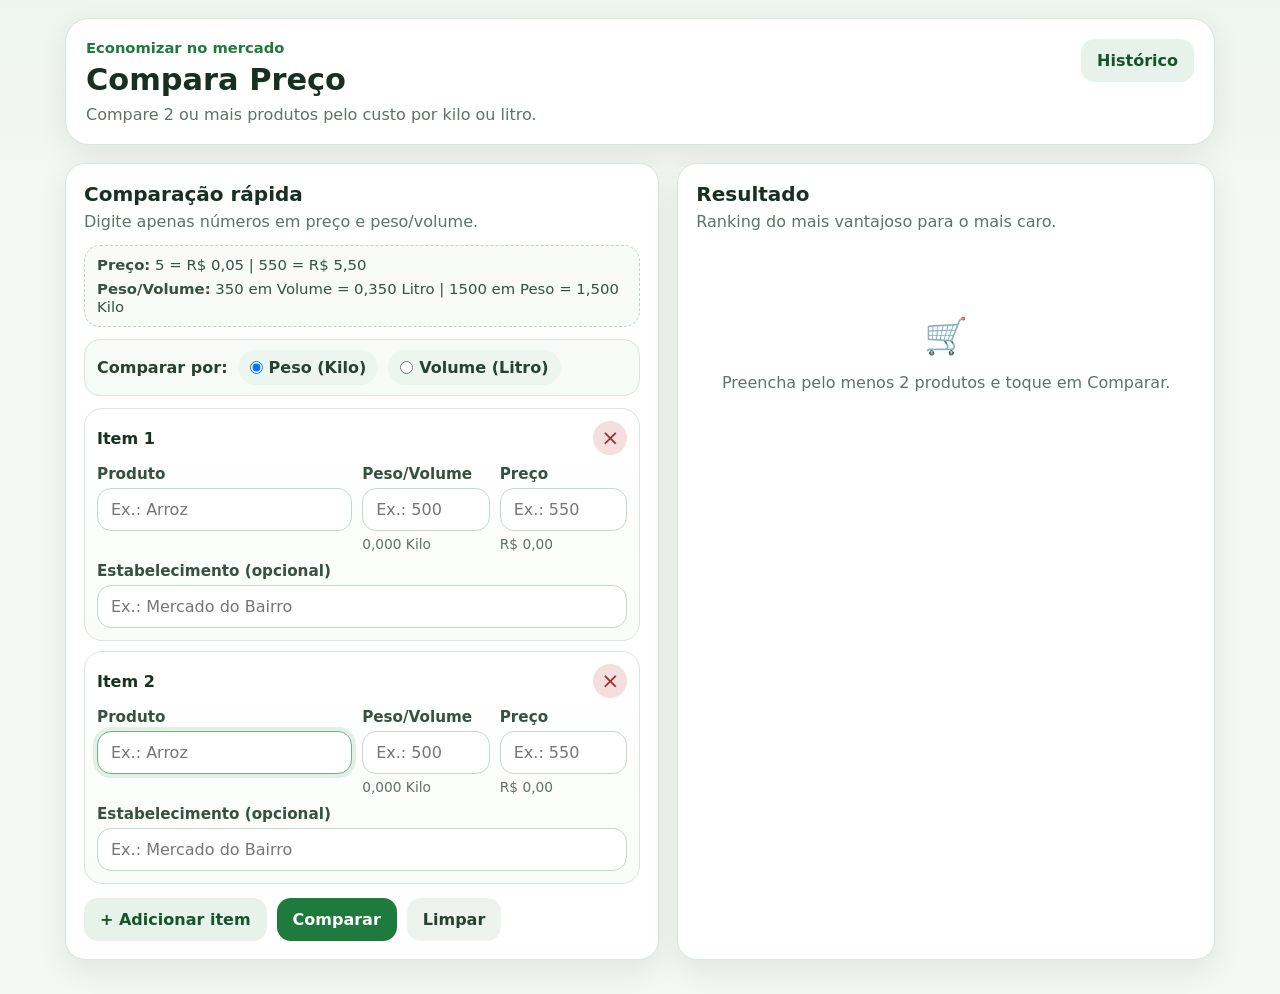
<file: index.html>
<!DOCTYPE html>
<html lang="pt-BR">
<head>
  <meta charset="UTF-8" />
  <meta
    name="viewport"
    content="width=device-width, initial-scale=1.0, viewport-fit=cover"
  />
  <title>Compara Preço</title>

  <meta name="theme-color" content="#1f7a3d" />
  <meta
    name="description"
    content="Compare produtos por kilo ou litro e economize no mercado."
  />

  <link rel="manifest" href="manifest.json" />
  <link rel="stylesheet" href="style.css" />
</head>
<body>
  <div class="app-shell">
    <header class="topbar">
      <div>
        <p class="eyebrow">Economizar no mercado</p>
        <h1>Compara Preço</h1>
        <p class="subtitle">
          Compare 2 ou mais produtos pelo custo por kilo ou litro.
        </p>
      </div>

      <div class="topbar-actions">
        <a class="secondary-btn" href="history.html">Histórico</a>
        <button id="installBtn" class="primary-btn hidden" type="button">
          Instalar app
        </button>
      </div>
    </header>

    <main class="main-grid">
      <section class="panel form-panel">
        <div class="section-head">
          <h2>Comparação rápida</h2>
          <p>
            Digite apenas números em preço e peso/volume.
          </p>
        </div>

        <div class="info-strip">
          <div><strong>Preço:</strong> 5 = R$ 0,05 | 550 = R$ 5,50</div>
          <div>
            <strong>Peso/Volume:</strong> 350 em Volume = 0,350 Litro |
            1500 em Peso = 1,500 Kilo
          </div>
        </div>

        <form id="comparisonForm">
          <div class="comparison-type-row">
            <div class="comparison-type-label">Comparar por:</div>

            <label class="type-option">
              <input type="radio" name="comparisonType" value="kilo" checked />
              <span>Peso (Kilo)</span>
            </label>

            <label class="type-option">
              <input type="radio" name="comparisonType" value="litro" />
              <span>Volume (Litro)</span>
            </label>
          </div>

          <div id="itemsContainer" class="items-container"></div>

          <div class="form-actions">
            <button id="addItemBtn" class="secondary-btn" type="button">
              + Adicionar item
            </button>
            <button class="primary-btn" type="submit">Comparar</button>
            <button id="clearBtn" class="ghost-btn" type="button">Limpar</button>
          </div>
        </form>
      </section>

      <section class="panel result-panel">
        <div class="section-head">
          <h2>Resultado</h2>
          <p>Ranking do mais vantajoso para o mais caro.</p>
        </div>

        <div id="emptyState" class="empty-state">
          <div>
            <div class="empty-icon">🛒</div>
            <p>Preencha pelo menos 2 produtos e toque em Comparar.</p>
          </div>
        </div>

        <div id="resultsContainer" class="results-list"></div>
      </section>
    </main>
  </div>

  <template id="itemTemplate">
    <article class="item-card">
      <div class="item-header">
        <h3 class="item-title">Item</h3>
        <button type="button" class="remove-btn" aria-label="Remover item">×</button>
      </div>

      <div class="field-grid compact-grid">
        <label class="field product-field">
          <span>Produto</span>
          <input
            type="text"
            class="product-name"
            placeholder="Ex.: Arroz"
            maxlength="100"
          />
        </label>

        <label class="field amount-field">
          <span>Peso/Volume</span>
          <input
            type="text"
            class="raw-amount"
            inputmode="numeric"
            pattern="[0-9]*"
            placeholder="Ex.: 500"
            maxlength="10"
          />
          <small class="hint preview-amount">0,000 Kilo</small>
        </label>

        <label class="field price-field">
          <span>Preço</span>
          <input
            type="text"
            class="raw-price"
            inputmode="numeric"
            pattern="[0-9]*"
            placeholder="Ex.: 550"
            maxlength="12"
          />
          <small class="hint preview-price">R$ 0,00</small>
        </label>

        <label class="field full-row">
          <span>Estabelecimento (opcional)</span>
          <input
            type="text"
            class="store-name"
            placeholder="Ex.: Mercado do Bairro"
            maxlength="120"
          />
        </label>
      </div>
    </article>
  </template>

  <script src="storage.js"></script>
  <script src="app.js"></script>
</body>
</html>
</file>
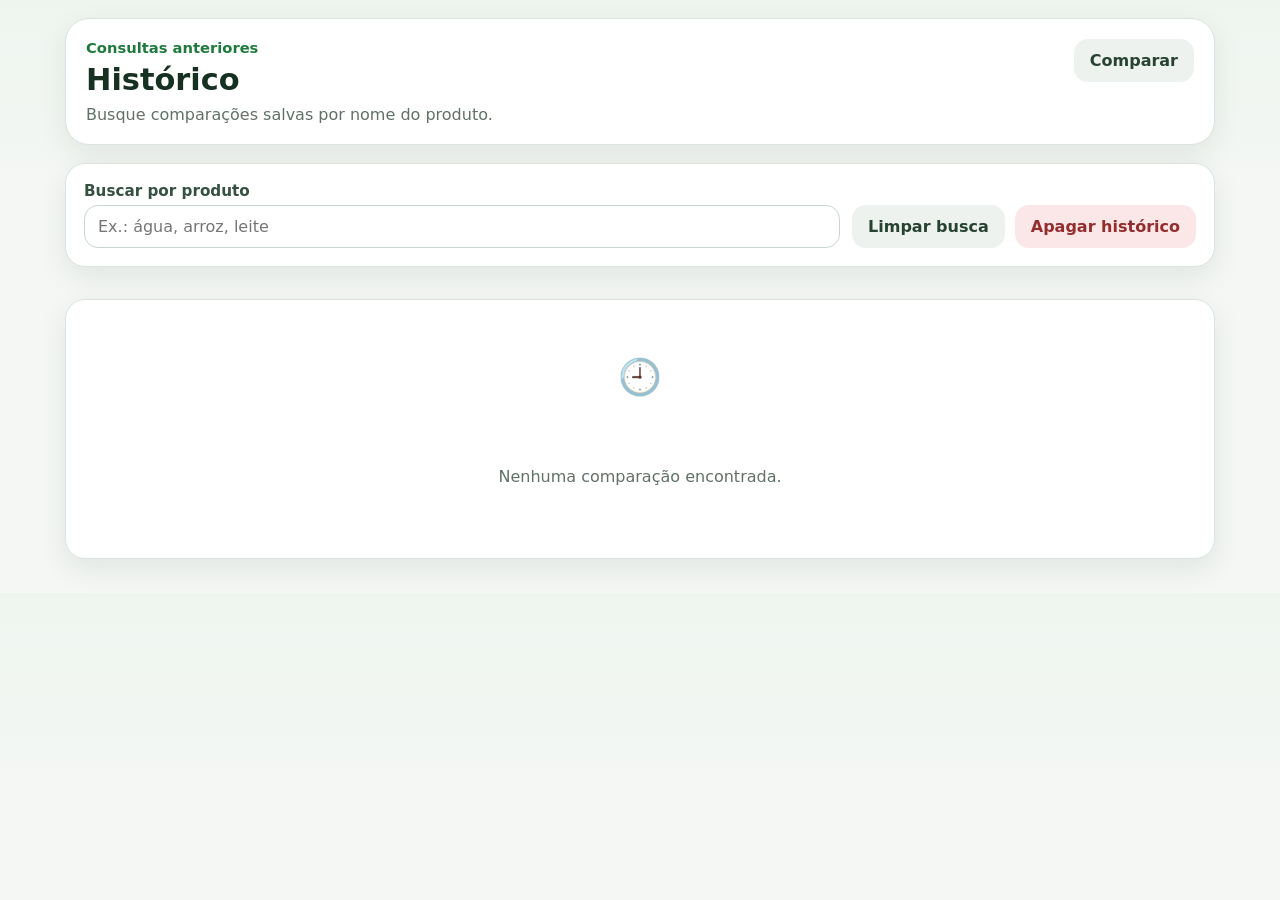
<file: history.html>
<!DOCTYPE html>
<html lang="pt-BR">
<head>
  <meta charset="UTF-8">
  <meta name="viewport" content="width=device-width, initial-scale=1.0">
  <title>Histórico - Compara Preço</title>
  <meta name="theme-color" content="#1f7a3d">
  <link rel="manifest" href="manifest.json">
  <link rel="icon" href="icons/icon-192.png">
  <link rel="apple-touch-icon" href="icons/icon-192.png">
  <link rel="stylesheet" href="style.css">
</head>
<body>
  <div class="app-shell">
    <header class="topbar">
      <div>
        <p class="eyebrow">Consultas anteriores</p>
        <h1>Histórico</h1>
        <p class="subtitle">Busque comparações salvas por nome do produto.</p>
      </div>
      <div class="topbar-actions">
        <a class="ghost-btn" href="index.html">Comparar</a>
      </div>
    </header>

    <main class="history-layout">
      <section class="panel history-toolbar">
        <div class="toolbar-grid">
          <label class="field">
            <span>Buscar por produto</span>
            <input id="searchInput" type="text" placeholder="Ex.: água, arroz, leite">
          </label>
          <div class="toolbar-buttons">
            <button id="clearSearchBtn" class="ghost-btn" type="button">Limpar busca</button>
            <button id="clearHistoryBtn" class="danger-btn" type="button">Apagar histórico</button>
          </div>
        </div>
      </section>

      <section id="historyContainer" class="history-list"></section>

      <section id="historyEmpty" class="panel empty-state hidden">
        <div class="empty-icon">🕘</div>
        <p>Nenhuma comparação encontrada.</p>
      </section>
    </main>
  </div>

  <script src="storage.js"></script>
  <script src="history.js"></script>
</body>
</html>
</file>
<file: style.css>
:root{
  --bg:#f4f7f4;
  --card:#ffffff;
  --card-alt:#f8fbf8;
  --text:#163021;
  --muted:#5f7267;
  --line:#d9e5dd;
  --primary:#1f7a3d;
  --primary-dark:#125629;
  --shadow:0 10px 30px rgba(15, 35, 20, 0.08);
  --radius:20px;
}

*{
  box-sizing:border-box;
}

body{
  margin:0;
  font-family:system-ui,-apple-system,"Segoe UI",Roboto,Arial,sans-serif;
  background:linear-gradient(180deg,#eef5ef 0%, var(--bg) 180px);
  color:var(--text);
}

a{
  text-decoration:none;
  color:inherit;
}

button,
input,
select{
  font:inherit;
}

.app-shell{
  width:min(1150px, calc(100% - 24px));
  margin:0 auto;
  padding:18px 0 34px;
}

/* TOPO */

.topbar{
  display:flex;
  justify-content:space-between;
  gap:16px;
  align-items:flex-start;
  background:var(--card);
  border:1px solid var(--line);
  border-radius:24px;
  padding:20px;
  box-shadow:var(--shadow);
}

.eyebrow{
  margin:0 0 6px;
  color:var(--primary);
  font-weight:700;
  font-size:.92rem;
}

h1{
  margin:0;
  font-size:1.9rem;
}

.subtitle{
  margin:8px 0 0;
  color:var(--muted);
}

.topbar-actions{
  display:flex;
  gap:10px;
  flex-wrap:wrap;
  align-items:center;
}

/* LAYOUT GERAL */

.main-grid{
  display:grid;
  grid-template-columns:1.05fr .95fr;
  gap:18px;
  margin-top:18px;
}

.panel{
  background:var(--card);
  border:1px solid var(--line);
  border-radius:var(--radius);
  box-shadow:var(--shadow);
}

.form-panel,
.result-panel,
.history-toolbar,
.history-card{
  padding:18px;
}

.section-head h2{
  margin:0;
  font-size:1.25rem;
}

.section-head p{
  margin:6px 0 0;
  color:var(--muted);
}

/* BLOCO DE INFO */

.info-strip{
  margin:14px 0 12px;
  display:grid;
  gap:6px;
  background:var(--card-alt);
  border:1px dashed #bfd4c4;
  border-radius:16px;
  padding:10px 12px;
  color:#355141;
  font-size:.93rem;
}

/* TIPO DE COMPARAÇÃO */

.comparison-type-row{
  display:flex;
  align-items:center;
  gap:10px;
  flex-wrap:wrap;
  margin-bottom:12px;
  padding:10px 12px;
  background:#f7fbf8;
  border:1px solid var(--line);
  border-radius:16px;
}

.comparison-type-label{
  font-weight:700;
  color:#274231;
}

.type-option{
  display:flex;
  align-items:center;
  gap:6px;
  padding:8px 12px;
  border-radius:999px;
  background:#edf5ef;
  color:#274231;
  font-weight:600;
  cursor:pointer;
}

.type-option input{
  margin:0;
}

/* FORMULÁRIO */

.items-container{
  display:grid;
  gap:10px;
}

.item-card{
  background:linear-gradient(180deg, #ffffff 0%, #f9fcf9 100%);
  border:1px solid var(--line);
  border-radius:18px;
  padding:12px;
}

.item-header{
  display:flex;
  justify-content:space-between;
  align-items:center;
  gap:10px;
  margin-bottom:10px;
}

.item-title{
  margin:0;
  font-size:1rem;
}

.remove-btn{
  width:34px;
  height:34px;
  border:none;
  background:#f4dede;
  color:#933;
  border-radius:999px;
  cursor:pointer;
  font-size:1.35rem;
  line-height:1;
}

.field-grid{
  display:grid;
  gap:10px;
}

.compact-grid{
  grid-template-columns:2fr 1fr 1fr;
  align-items:start;
}

.field{
  display:flex;
  flex-direction:column;
  gap:5px;
}

.field span{
  font-weight:600;
  color:#355141;
  font-size:.95rem;
}

.field input,
.field select{
  width:100%;
  border:1px solid #c7d7cd;
  background:#fff;
  color:var(--text);
  border-radius:14px;
  padding:11px 13px;
  outline:none;
}

.field input:focus,
.field select:focus{
  border-color:#6cb387;
  box-shadow:0 0 0 4px rgba(31, 122, 61, 0.11);
}

.field .hint{
  color:var(--muted);
  min-height:16px;
  font-size:.86rem;
}

.full-row{
  grid-column:1 / -1;
}

.form-actions{
  display:flex;
  gap:10px;
  flex-wrap:wrap;
  margin-top:14px;
}

/* BOTÕES */

.primary-btn,
.secondary-btn,
.ghost-btn,
.danger-btn{
  border:none;
  border-radius:14px;
  padding:12px 16px;
  cursor:pointer;
  font-weight:700;
}

.primary-btn{
  background:var(--primary);
  color:#fff;
}

.primary-btn:hover{
  background:var(--primary-dark);
}

.secondary-btn{
  background:#e7f2ea;
  color:var(--primary-dark);
}

.ghost-btn{
  background:#eef2ef;
  color:#274231;
}

.danger-btn{
  background:#fbe7e7;
  color:#942d2d;
}

.hidden{
  display:none !important;
}

/* RESULTADO DA COMPARAÇÃO */

.empty-state{
  display:grid;
  place-items:center;
  text-align:center;
  padding:30px 18px;
  color:var(--muted);
  min-height:260px;
}

.empty-icon{
  font-size:2.2rem;
}

.results-list{
  display:grid;
  gap:12px;
}

.result-card{
  border-radius:18px;
  padding:16px;
  border:1px solid var(--line);
}

.result-top{
  display:flex;
  justify-content:space-between;
  gap:10px;
  align-items:flex-start;
}

.result-top h3{
  margin:0;
  font-size:1.08rem;
}

.rank-pill{
  padding:7px 11px;
  border-radius:999px;
  font-weight:800;
  font-size:.9rem;
  white-space:nowrap;
}

.meta-list{
  display:grid;
  gap:7px;
  margin-top:10px;
  color:#2e4a39;
}

.meta-list strong{
  font-weight:800;
}

.savings{
  margin-top:10px;
  padding-top:10px;
  border-top:1px dashed rgba(0,0,0,.12);
  display:grid;
  gap:5px;
  font-weight:700;
}

.badge{
  display:inline-block;
  margin-bottom:8px;
  background:#dff4e4;
  color:#1f7a3d;
  padding:5px 9px;
  border-radius:999px;
  font-weight:800;
  font-size:.85rem;
}

.install-note{
  margin-top:14px;
  background:#eef7f0;
  border:1px solid #d6e7da;
  border-radius:14px;
  padding:12px;
  color:#355141;
}

/* HISTÓRICO */

.history-layout{
  display:grid;
  gap:16px;
  margin-top:18px;
}

.history-toolbar{
  background:var(--card);
  border:1px solid var(--line);
  border-radius:20px;
  box-shadow:var(--shadow);
}

.toolbar-grid{
  display:grid;
  grid-template-columns:1fr auto;
  gap:12px;
  align-items:end;
}

.toolbar-buttons{
  display:flex;
  gap:10px;
  flex-wrap:wrap;
}

.history-list{
  display:grid;
  gap:14px;
}

.history-card{
  background:var(--card);
  border:1px solid var(--line);
  border-radius:20px;
  box-shadow:var(--shadow);
}

.history-header{
  display:flex;
  justify-content:space-between;
  gap:10px;
  align-items:flex-start;
}

.history-header h3{
  margin:0 0 5px;
  font-size:1.08rem;
}

.history-sub{
  color:var(--muted);
  font-size:.95rem;
  line-height:1.4;
}

.summary-grid{
  display:grid;
  grid-template-columns:repeat(3, minmax(0,1fr));
  gap:10px;
  margin:14px 0;
}

.summary-box{
  background:var(--card-alt);
  border:1px solid var(--line);
  border-radius:16px;
  padding:12px;
  min-width:0;
}

.summary-box .label{
  color:var(--muted);
  font-size:.9rem;
}

.summary-box .value{
  margin-top:5px;
  font-weight:800;
  color:#234031;
  word-break:break-word;
}

details{
  border-top:1px dashed var(--line);
  padding-top:12px;
}

details summary{
  cursor:pointer;
  font-weight:700;
  color:#274231;
  list-style:none;
  display:flex;
  align-items:center;
  justify-content:space-between;
  gap:10px;
}

details summary::-webkit-details-marker{
  display:none;
}

details summary::after{
  content:"+";
  font-size:1.1rem;
  font-weight:800;
  color:#355141;
  flex-shrink:0;
}

details[open] summary::after{
  content:"−";
}

.history-items{
  display:grid;
  gap:10px;
  margin-top:12px;
}

.history-item{
  border:1px solid var(--line);
  border-radius:16px;
  padding:12px;
  background:#fcfefd;
}

.history-item.best{
  border-color:#8fcb9e;
  background:#effaf1;
}

.history-item.mid{
  border-color:#d8dc8f;
  background:#f7f9e8;
}

.history-item.warn{
  border-color:#f0ca7b;
  background:#fff7e7;
}

.history-item.expensive{
  border-color:#e3aaaa;
  background:#fff0f0;
}

.history-item .item-name{
  margin:0 0 8px;
  font-weight:800;
  color:#1d3527;
  font-size:1rem;
}

.history-item .item-meta{
  display:grid;
  gap:5px;
  color:#2e4a39;
  font-size:.95rem;
}

.history-item .item-meta strong{
  font-weight:800;
}

.history-item .item-economy{
  margin-top:8px;
  padding-top:8px;
  border-top:1px dashed rgba(0,0,0,.12);
  font-weight:700;
  color:#1f7a3d;
}

.history-empty{
  background:var(--card);
  border:1px dashed var(--line);
  border-radius:20px;
  padding:26px 18px;
  text-align:center;
  color:var(--muted);
}

.history-search-note{
  margin-top:10px;
  color:var(--muted);
  font-size:.92rem;
}

/* RESPONSIVO */

@media (max-width: 900px){
  .main-grid{
    grid-template-columns:1fr;
  }

  .compact-grid{
    grid-template-columns:1fr 1fr;
  }

  .product-field,
  .full-row{
    grid-column:1 / -1;
  }

  /* histórico mais próximo do PC */
  .toolbar-grid{
    grid-template-columns:1fr auto;
    align-items:end;
  }

  .summary-grid{
    grid-template-columns:repeat(3, minmax(0,1fr));
  }
}

@media (max-width: 640px){
  .app-shell{
    width:min(100% - 12px, 100%);
    padding-top:10px;
  }

  .topbar{
    padding:14px;
    border-radius:18px;
    flex-direction:column;
  }

  h1{
    font-size:1.45rem;
  }

  /* comparação continua adaptada */
  .compact-grid{
    grid-template-columns:1fr 1fr;
    gap:8px;
  }

  .product-field,
  .full-row{
    grid-column:1 / -1;
  }

  .field input{
    padding:10px 12px;
  }

  .form-actions,
  .topbar-actions{
    display:grid;
    grid-template-columns:1fr;
  }

  .primary-btn,
  .secondary-btn,
  .ghost-btn,
  .danger-btn{
    width:100%;
  }

  .result-top{
    flex-direction:column;
    gap:8px;
  }

  /* histórico: manter visual parecido com PC */
  .history-toolbar{
    padding:14px;
  }

  .toolbar-grid{
    grid-template-columns:1fr auto;
    gap:10px;
    align-items:end;
  }

  .toolbar-buttons{
    display:flex;
    gap:8px;
    flex-wrap:wrap;
  }

  .history-card{
    padding:14px;
  }

  .history-header{
    flex-direction:row;
    justify-content:space-between;
    align-items:flex-start;
    gap:10px;
  }

  .history-header h3{
    font-size:1rem;
  }

  .history-sub{
    font-size:.9rem;
  }

  .summary-grid{
    grid-template-columns:repeat(3, minmax(0,1fr));
    gap:8px;
  }

  .summary-box{
    padding:10px;
  }

  .summary-box .label{
    font-size:.82rem;
  }

  .summary-box .value{
    font-size:.93rem;
  }

  .history-items{
    gap:8px;
  }

  .history-item{
    padding:10px;
  }

  .history-item .item-name{
    font-size:.96rem;
  }

  .history-item .item-meta{
    font-size:.9rem;
    gap:4px;
  }

  details summary{
    align-items:center;
    justify-content:space-between;
    gap:8px;
  }
}
</file>
